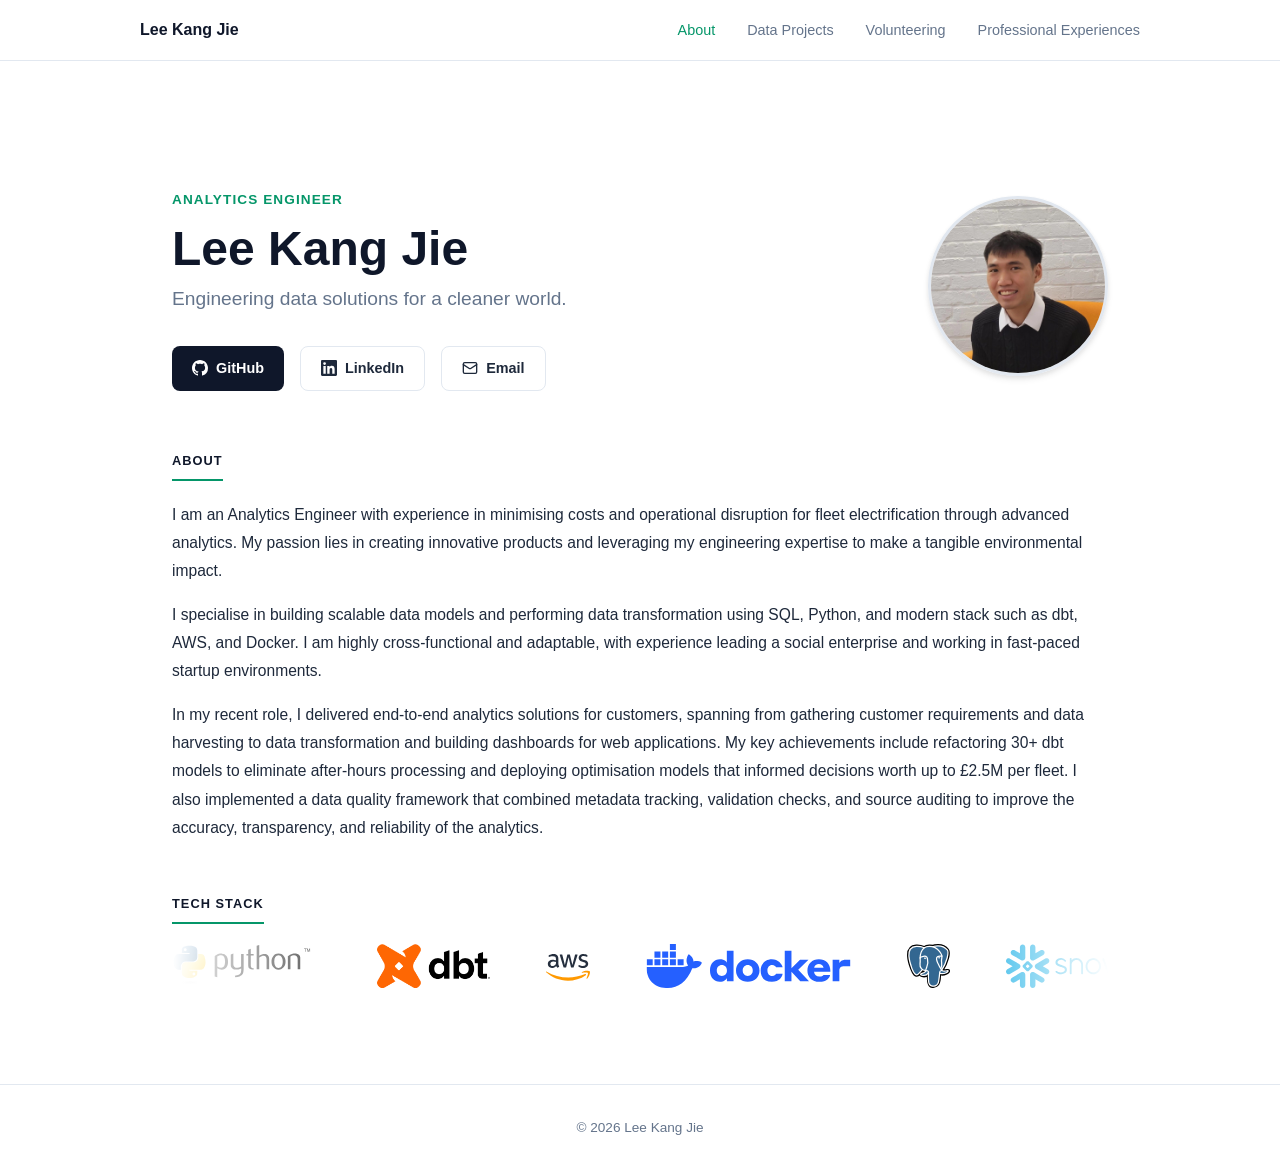
<file: index.html>
<!DOCTYPE html>
<html lang="en">
<head>
  <meta charset="UTF-8" />
  <meta name="viewport" content="width=device-width, initial-scale=1.0" />
  <title>Lee Kang Jie — Analytics Engineer</title>
  <link rel="stylesheet" href="style.css" />
</head>
<body>
  <nav>
    <div class="nav-inner">
      <a href="index.html" class="nav-logo">Lee Kang Jie</a>
      <ul class="nav-links">
        <li><a href="index.html" class="active">About</a></li>
        <li><a href="projects.html">Data Projects</a></li>
        <li><a href="volunteering.html">Volunteering</a></li>
        <li><a href="professional-experiences.html">Professional Experiences</a></li>
      </ul>
    </div>
  </nav>

  <main>
    <section class="hero">
      <div class="hero-content">
        <div class="hero-text">
          <p class="hero-label">Analytics Engineer</p>
          <h1>Lee Kang Jie</h1>
          <p class="hero-subtitle">Engineering data solutions for a cleaner world.</p>
          <div class="hero-links">
        <a href="https://github.com/kjl1c20" target="_blank" rel="noopener" class="btn btn-primary">
          <svg width="16" height="16" viewBox="0 0 24 24" fill="currentColor" aria-hidden="true"><path d="M12 0C5.37 0 0 5.37 0 12c0 5.31 3.435 9.795 8.205 11.385.6.105.825-.255.825-.57 0-.285-.015-1.23-.015-2.235-3.015.555-3.795-.735-4.035-1.41-.135-.345-.72-1.41-1.23-1.695-.42-.225-1.02-.78-.015-.795.945-.015 1.62.87 1.845 1.23 1.08 1.815 2.805 1.305 3.495.99.105-.78.42-1.305.765-1.605-2.67-.3-5.46-1.335-5.46-5.925 0-1.305.465-2.385 1.23-3.225-.12-.3-.54-1.53.12-3.18 0 0 1.005-.315 3.3 1.23.96-.27 1.98-.405 3-.405s2.04.135 3 .405c2.295-1.56 3.3-1.23 3.3-1.23.66 1.65.24 2.88.12 3.18.765.84 1.23 1.905 1.23 3.225 0 4.605-2.805 5.625-5.475 5.925.435.375.81 1.095.81 2.22 0 1.605-.015 2.895-.015 3.3 0 .315.225.69.825.57A12.02 12.02 0 0 0 24 12c0-6.63-5.37-12-12-12z"/></svg>
          GitHub
        </a>
        <a href="https://www.linkedin.com/in/kangjielee0920" target="_blank" rel="noopener" class="btn btn-outline">
          <svg width="16" height="16" viewBox="0 0 24 24" fill="currentColor" aria-hidden="true"><path d="M20.447 20.452h-3.554v-5.569c0-1.328-.027-3.037-1.852-3.037-1.853 0-2.136 1.445-2.136 2.939v5.667H9.351V9h3.414v1.561h.046c.477-.9 1.637-1.85 3.37-1.85 3.601 0 4.267 2.37 4.267 5.455v6.286zM5.337 7.433a2.062 2.062 0 0 1-2.063-2.065 2.064 2.064 0 1 1 2.063 2.065zm1.782 13.019H3.555V9h3.564v11.452zM22.225 0H1.771C.792 0 0 .774 0 1.729v20.542C0 23.227.792 24 1.771 24h20.451C23.2 24 24 23.227 24 22.271V1.729C24 .774 23.2 0 22.222 0h.003z"/></svg>
          LinkedIn
        </a>
        <a href="mailto:kangjielee0920@gmail.com" class="btn btn-outline">
          <svg width="16" height="16" viewBox="0 0 24 24" fill="none" stroke="currentColor" stroke-width="2" stroke-linecap="round" stroke-linejoin="round" aria-hidden="true"><rect x="2" y="4" width="20" height="16" rx="2"/><path d="m22 7-8.97 5.7a1.94 1.94 0 0 1-2.06 0L2 7"/></svg>
          Email
        </a>
        </div>
        </div>
        <div class="hero-photo">
          <img src="assets/profile.jpeg" alt="Lee Kang Jie" />
        </div>
      </div>
    </section>

    <section class="section">
      <h2 class="section-title">About</h2>
      <div class="bio">
        <p>I am an Analytics Engineer with experience in minimising costs and operational disruption for fleet electrification through advanced analytics. My passion lies in creating innovative products and leveraging my engineering expertise to make a tangible environmental impact.</p>
        <p>I specialise in building scalable data models and performing data transformation using SQL, Python, and modern stack such as dbt, AWS, and Docker. I am highly cross-functional and adaptable, with experience leading a social enterprise and working in fast-paced startup environments.</p>
        <p>In my recent role, I delivered end-to-end analytics solutions for customers, spanning from gathering customer requirements and data harvesting to data transformation and building dashboards for web applications. My key achievements include refactoring 30+ dbt models to eliminate after-hours processing and deploying optimisation models that informed decisions worth up to £2.5M per fleet. I also implemented a data quality framework that combined metadata tracking, validation checks, and source auditing to improve the accuracy, transparency, and reliability of the analytics.</p>
      </div>
    </section>

    <section class="section">
      <h2 class="section-title">Tech Stack</h2>
      <div class="marquee-wrapper">
        <div class="marquee-track">
          <img src="assets/icons/python.svg" alt="Python" />
          <img src="assets/icons/dbt.png" alt="dbt" />
          <img src="assets/icons/aws.svg" alt="AWS" />
          <img src="assets/icons/docker.svg" alt="Docker" />
          <img src="assets/icons/postgresql.svg" alt="PostgreSQL" />
          <img src="assets/icons/snowflake.svg" alt="Snowflake" />
          <img src="assets/icons/databricks.svg" alt="Databricks" />
          <img src="assets/icons/python.svg" alt="Python" aria-hidden="true" />
          <img src="assets/icons/dbt.png" alt="dbt" aria-hidden="true" />
          <img src="assets/icons/aws.svg" alt="AWS" aria-hidden="true" />
          <img src="assets/icons/docker.svg" alt="Docker" aria-hidden="true" />
          <img src="assets/icons/postgresql.svg" alt="PostgreSQL" aria-hidden="true" />
          <img src="assets/icons/snowflake.svg" alt="Snowflake" aria-hidden="true" />
          <img src="assets/icons/databricks.svg" alt="Databricks" aria-hidden="true" />
        </div>
      </div>
    </section>
  </main>

  <footer>
    <p>© 2026 Lee Kang Jie</p>
  </footer>
</body>
</html>
</file>
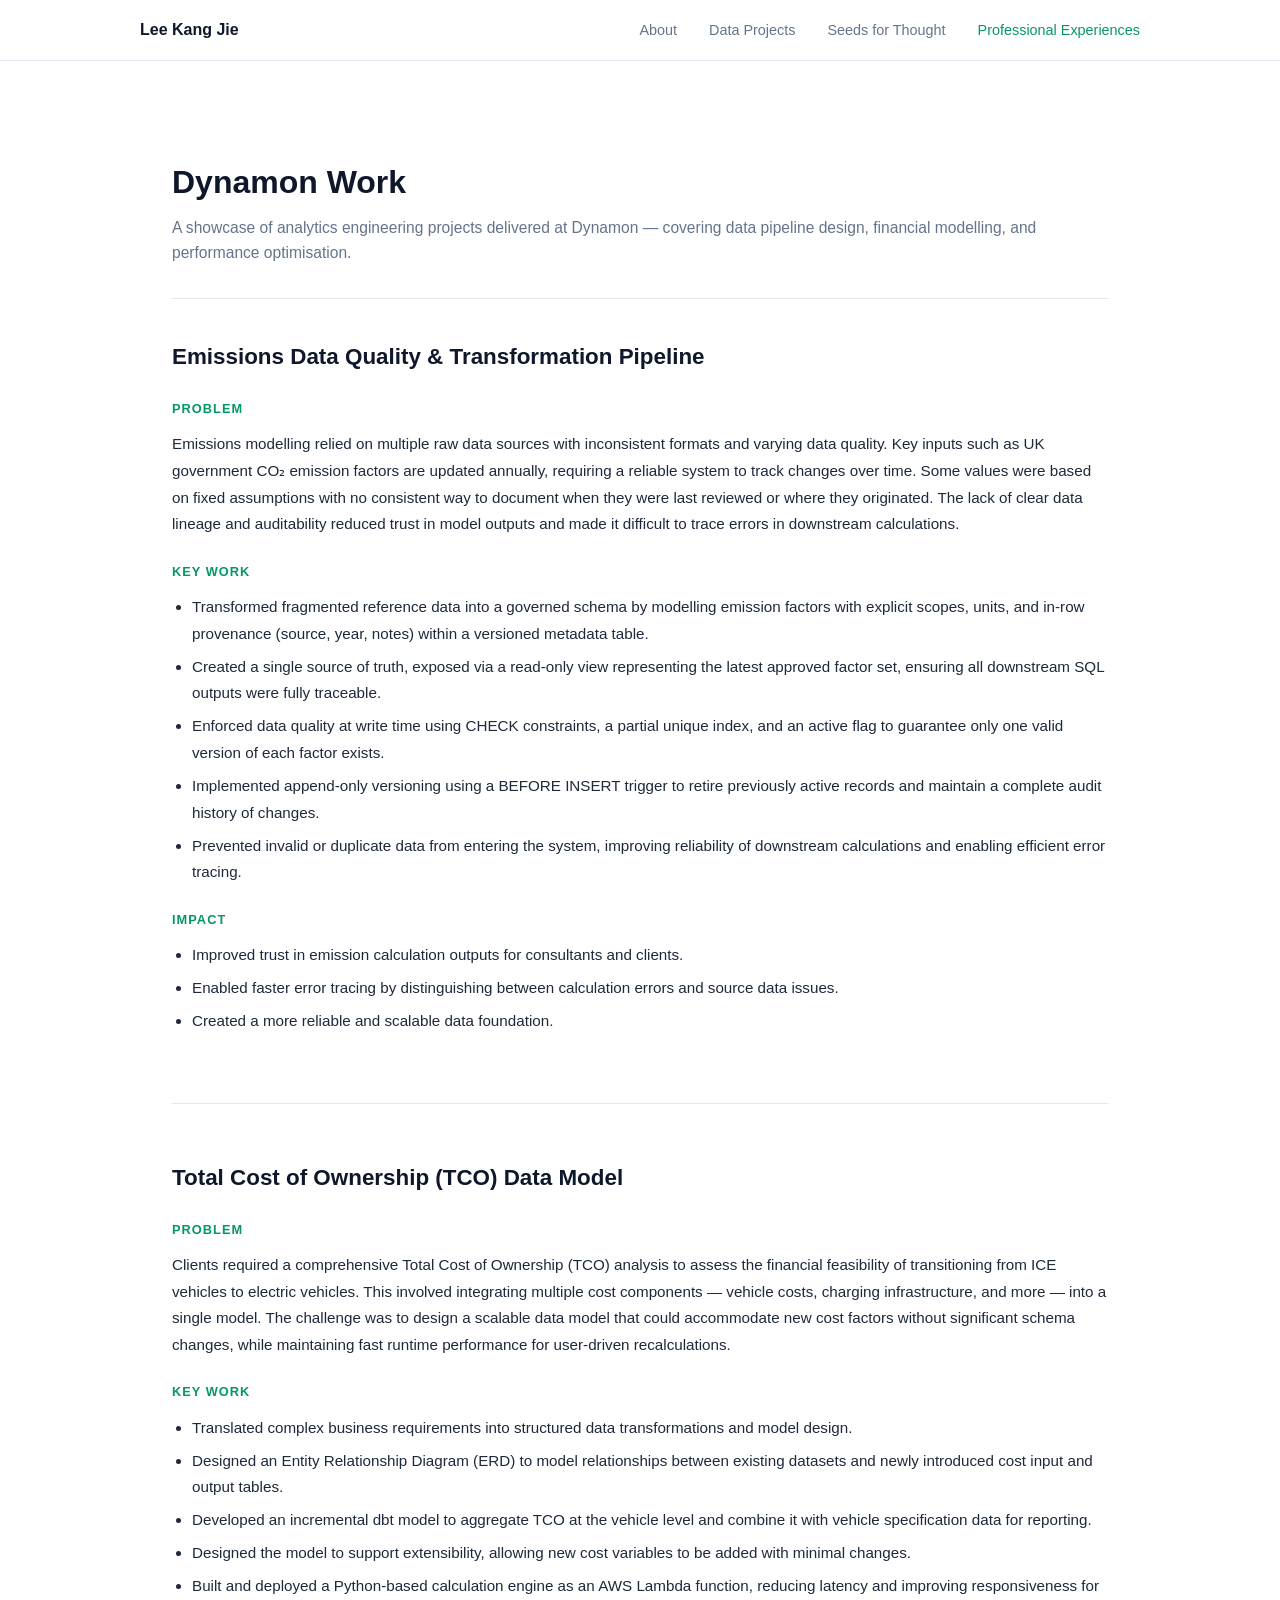
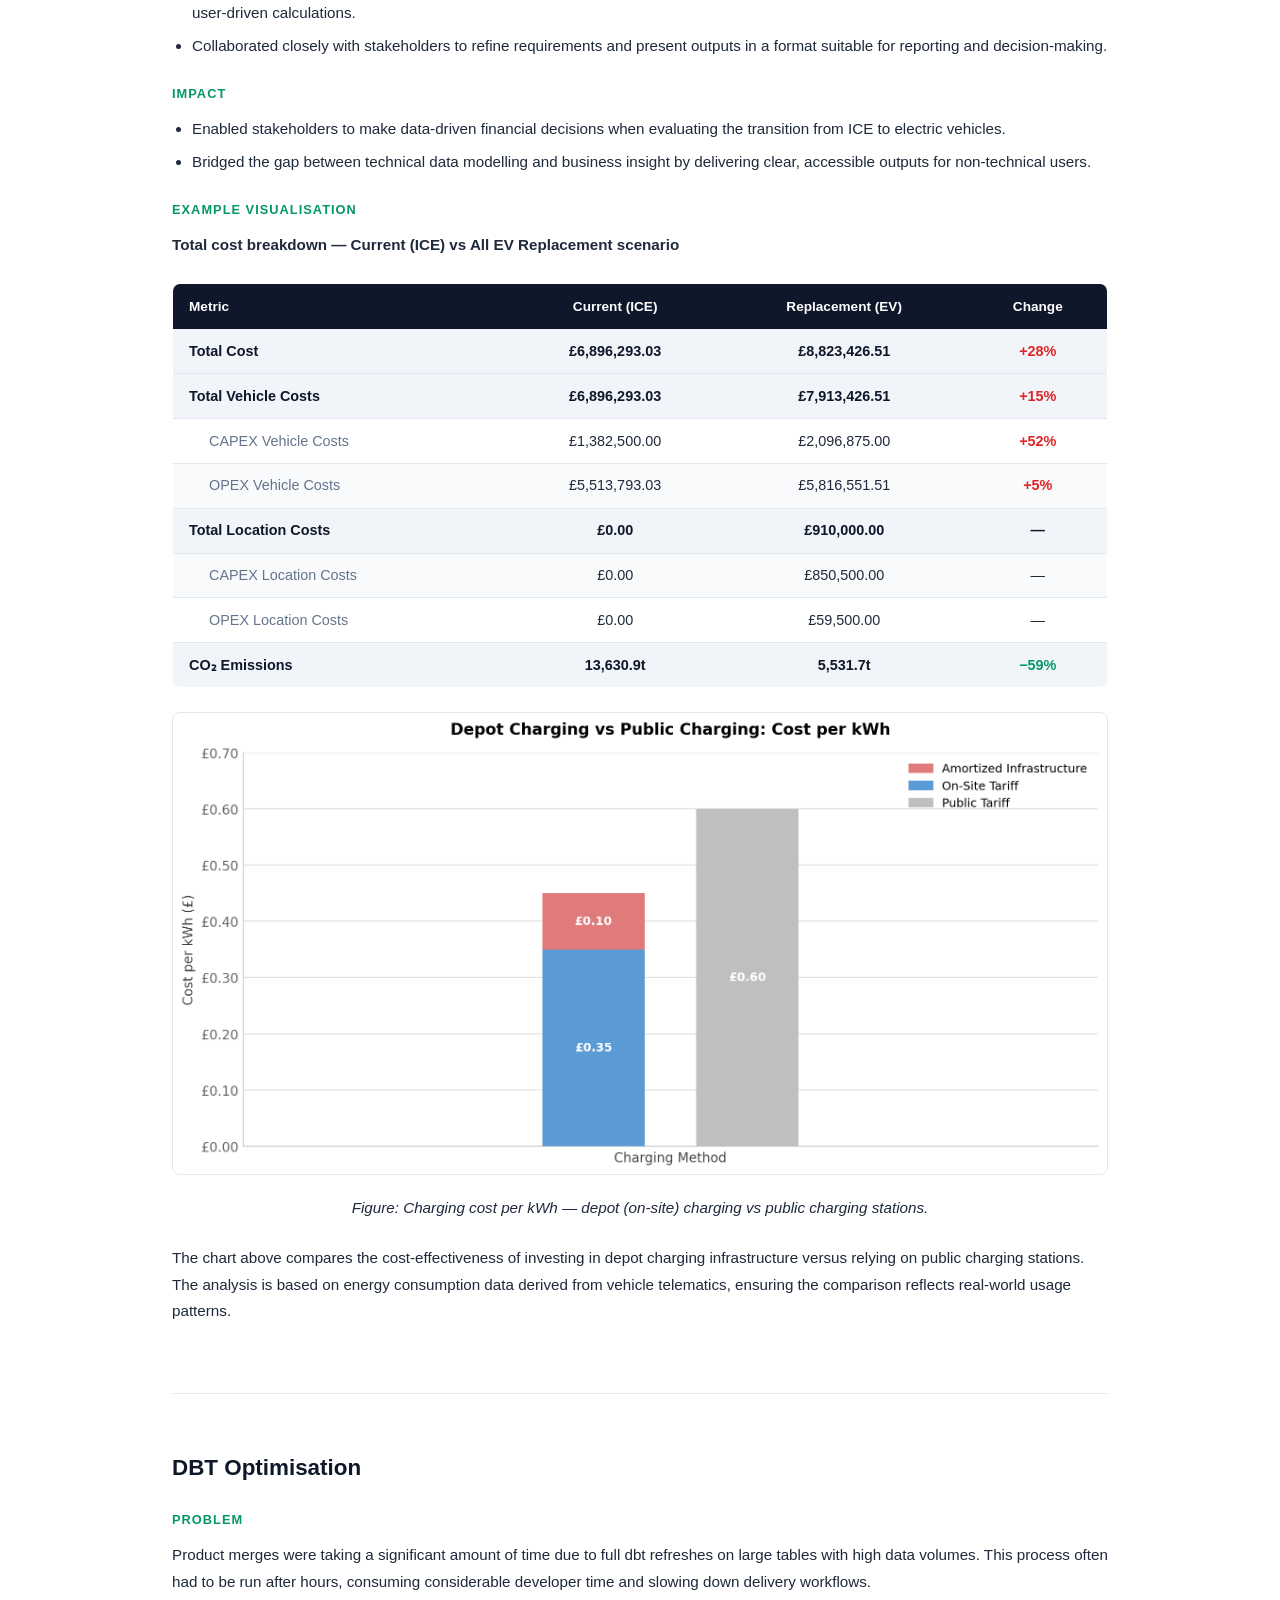
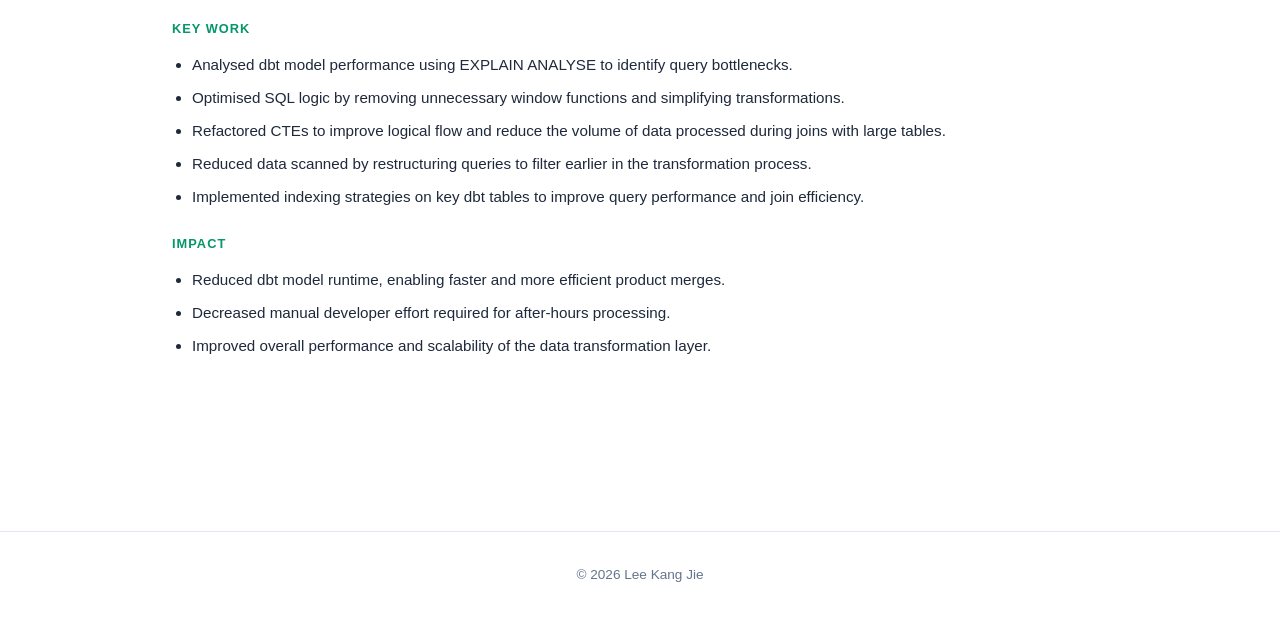
<file: dynamon.html>
<!DOCTYPE html>
<html lang="en">
<head>
  <meta charset="UTF-8" />
  <meta name="viewport" content="width=device-width, initial-scale=1.0" />
  <title>Dynamon Work — Lee Kang Jie</title>
  <link rel="stylesheet" href="style.css" />
</head>
<body>
  <nav>
    <div class="nav-inner">
      <a href="index.html" class="nav-logo">Lee Kang Jie</a>
      <ul class="nav-links">
        <li><a href="index.html">About</a></li>
        <li><a href="projects.html">Data Projects</a></li>
        <li><a href="volunteering.html">Seeds for Thought</a></li>
        <li><a href="dynamon.html" class="active">Professional Experiences</a></li>
      </ul>
    </div>
  </nav>

  <main>
    <div class="page-header">
      <h1>Dynamon Work</h1>
      <p>A showcase of analytics engineering projects delivered at Dynamon — covering data pipeline design, financial modelling, and performance optimisation.</p>
    </div>

    <!-- Project 1 -->
    <section class="project">
      <h2>Emissions Data Quality & Transformation Pipeline</h2>

      <h3>Problem</h3>
      <p>Emissions modelling relied on multiple raw data sources with inconsistent formats and varying data quality. Key inputs such as UK government CO₂ emission factors are updated annually, requiring a reliable system to track changes over time. Some values were based on fixed assumptions with no consistent way to document when they were last reviewed or where they originated. The lack of clear data lineage and auditability reduced trust in model outputs and made it difficult to trace errors in downstream calculations.</p>

      <h3>Key Work</h3>
      <ul>
        <li>Transformed fragmented reference data into a governed schema by modelling emission factors with explicit scopes, units, and in-row provenance (source, year, notes) within a versioned metadata table.</li>
        <li>Created a single source of truth, exposed via a read-only view representing the latest approved factor set, ensuring all downstream SQL outputs were fully traceable.</li>
        <li>Enforced data quality at write time using CHECK constraints, a partial unique index, and an active flag to guarantee only one valid version of each factor exists.</li>
        <li>Implemented append-only versioning using a BEFORE INSERT trigger to retire previously active records and maintain a complete audit history of changes.</li>
        <li>Prevented invalid or duplicate data from entering the system, improving reliability of downstream calculations and enabling efficient error tracing.</li>
      </ul>

      <h3>Impact</h3>
      <ul>
        <li>Improved trust in emission calculation outputs for consultants and clients.</li>
        <li>Enabled faster error tracing by distinguishing between calculation errors and source data issues.</li>
        <li>Created a more reliable and scalable data foundation.</li>
      </ul>
    </section>

    <!-- Project 2 -->
    <section class="project">
      <h2>Total Cost of Ownership (TCO) Data Model</h2>

      <h3>Problem</h3>
      <p>Clients required a comprehensive Total Cost of Ownership (TCO) analysis to assess the financial feasibility of transitioning from ICE vehicles to electric vehicles. This involved integrating multiple cost components — vehicle costs, charging infrastructure, and more — into a single model. The challenge was to design a scalable data model that could accommodate new cost factors without significant schema changes, while maintaining fast runtime performance for user-driven recalculations.</p>

      <h3>Key Work</h3>
      <ul>
        <li>Translated complex business requirements into structured data transformations and model design.</li>
        <li>Designed an Entity Relationship Diagram (ERD) to model relationships between existing datasets and newly introduced cost input and output tables.</li>
        <li>Developed an incremental dbt model to aggregate TCO at the vehicle level and combine it with vehicle specification data for reporting.</li>
        <li>Designed the model to support extensibility, allowing new cost variables to be added with minimal changes.</li>
        <li>Built and deployed a Python-based calculation engine as an AWS Lambda function, reducing latency and improving responsiveness for user-driven calculations.</li>
        <li>Collaborated closely with stakeholders to refine requirements and present outputs in a format suitable for reporting and decision-making.</li>
      </ul>

      <h3>Impact</h3>
      <ul>
        <li>Enabled stakeholders to make data-driven financial decisions when evaluating the transition from ICE to electric vehicles.</li>
        <li>Bridged the gap between technical data modelling and business insight by delivering clear, accessible outputs for non-technical users.</li>
      </ul>

      <h3>Example Visualisation</h3>
      <p><strong>Total cost breakdown — Current (ICE) vs All EV Replacement scenario</strong></p>

      <table class="tco-table">
        <thead>
          <tr>
            <th>Metric</th>
            <th>Current (ICE)</th>
            <th>Replacement (EV)</th>
            <th>Change</th>
          </tr>
        </thead>
        <tbody>
          <tr class="parent">
            <td>Total Cost</td>
            <td>£6,896,293.03</td>
            <td>£8,823,426.51</td>
            <td class="change-pos">+28%</td>
          </tr>
          <tr class="parent">
            <td>Total Vehicle Costs</td>
            <td>£6,896,293.03</td>
            <td>£7,913,426.51</td>
            <td class="change-pos">+15%</td>
          </tr>
          <tr>
            <td class="indent">CAPEX Vehicle Costs</td>
            <td>£1,382,500.00</td>
            <td>£2,096,875.00</td>
            <td class="change-pos">+52%</td>
          </tr>
          <tr>
            <td class="indent">OPEX Vehicle Costs</td>
            <td>£5,513,793.03</td>
            <td>£5,816,551.51</td>
            <td class="change-pos">+5%</td>
          </tr>
          <tr class="parent">
            <td>Total Location Costs</td>
            <td>£0.00</td>
            <td>£910,000.00</td>
            <td>—</td>
          </tr>
          <tr>
            <td class="indent">CAPEX Location Costs</td>
            <td>£0.00</td>
            <td>£850,500.00</td>
            <td>—</td>
          </tr>
          <tr>
            <td class="indent">OPEX Location Costs</td>
            <td>£0.00</td>
            <td>£59,500.00</td>
            <td>—</td>
          </tr>
          <tr class="parent">
            <td>CO₂ Emissions</td>
            <td>13,630.9t</td>
            <td>5,531.7t</td>
            <td class="change-neg">−59%</td>
          </tr>
        </tbody>
      </table>

      <div class="chart-container">
        <img src="assets/charging_chart.png" alt="Depot Charging vs Public Charging: Cost per kWh" />
        <p class="chart-caption">Figure: Charging cost per kWh — depot (on-site) charging vs public charging stations.</p>
      </div>

      <p>The chart above compares the cost-effectiveness of investing in depot charging infrastructure versus relying on public charging stations. The analysis is based on energy consumption data derived from vehicle telematics, ensuring the comparison reflects real-world usage patterns.</p>
    </section>

    <!-- Project 3 -->
    <section class="project">
      <h2>DBT Optimisation</h2>

      <h3>Problem</h3>
      <p>Product merges were taking a significant amount of time due to full dbt refreshes on large tables with high data volumes. This process often had to be run after hours, consuming considerable developer time and slowing down delivery workflows.</p>

      <h3>Key Work</h3>
      <ul>
        <li>Analysed dbt model performance using EXPLAIN ANALYSE to identify query bottlenecks.</li>
        <li>Optimised SQL logic by removing unnecessary window functions and simplifying transformations.</li>
        <li>Refactored CTEs to improve logical flow and reduce the volume of data processed during joins with large tables.</li>
        <li>Reduced data scanned by restructuring queries to filter earlier in the transformation process.</li>
        <li>Implemented indexing strategies on key dbt tables to improve query performance and join efficiency.</li>
      </ul>

      <h3>Impact</h3>
      <ul>
        <li>Reduced dbt model runtime, enabling faster and more efficient product merges.</li>
        <li>Decreased manual developer effort required for after-hours processing.</li>
        <li>Improved overall performance and scalability of the data transformation layer.</li>
      </ul>
    </section>
  </main>

  <footer>
    <p>© 2026 Lee Kang Jie</p>
  </footer>
</body>
</html>
</file>
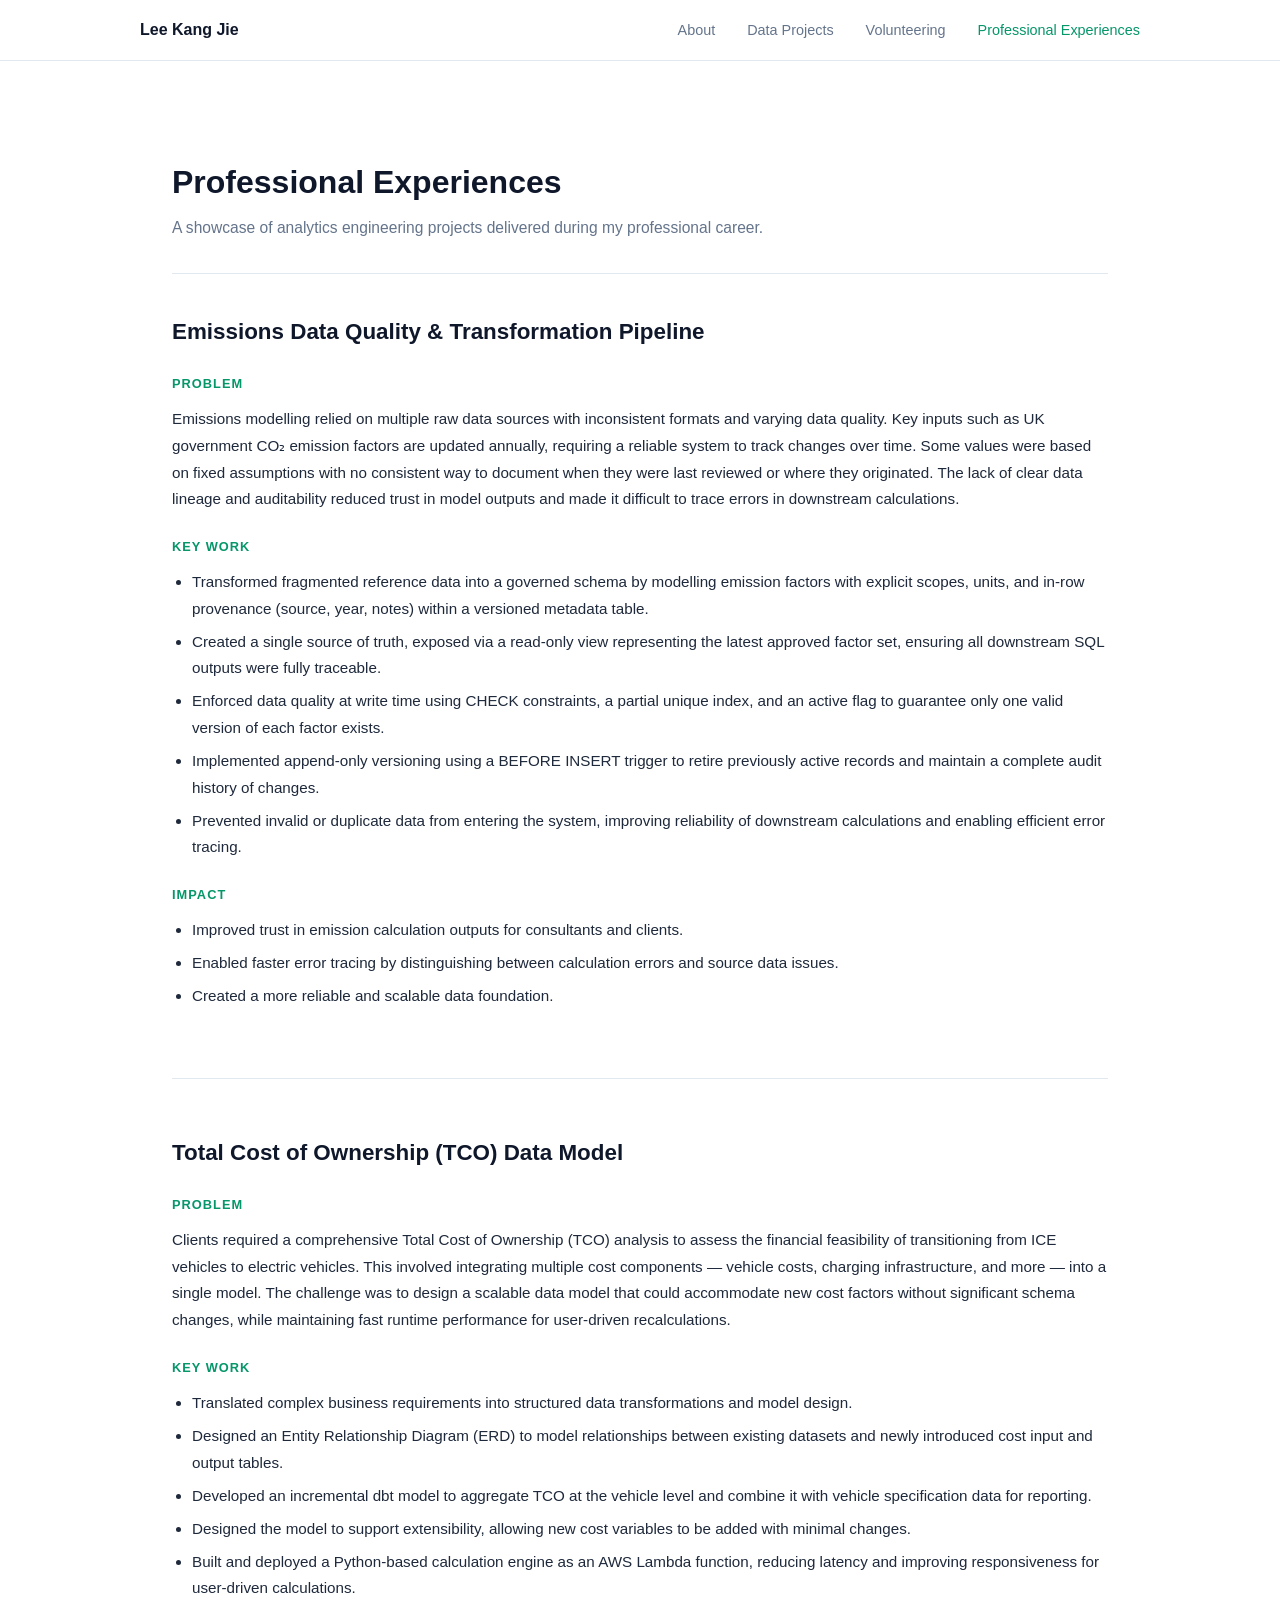
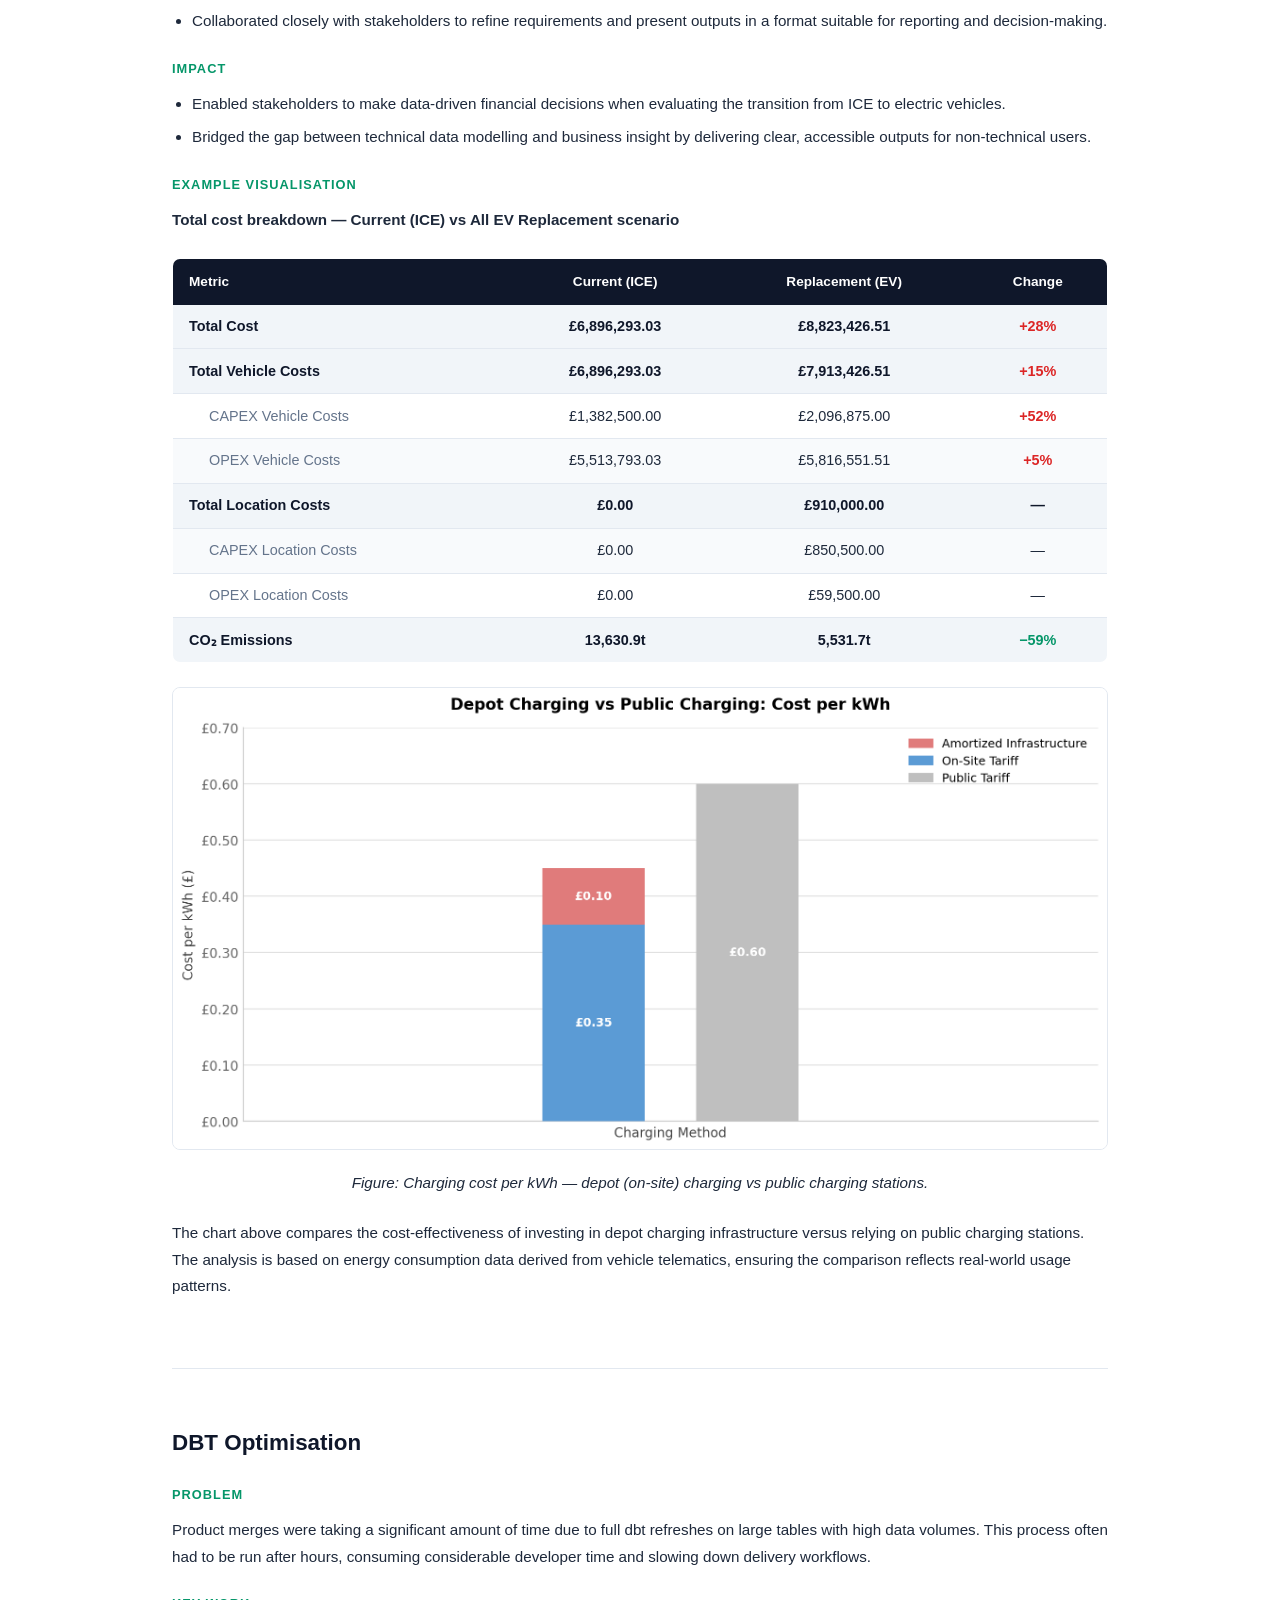
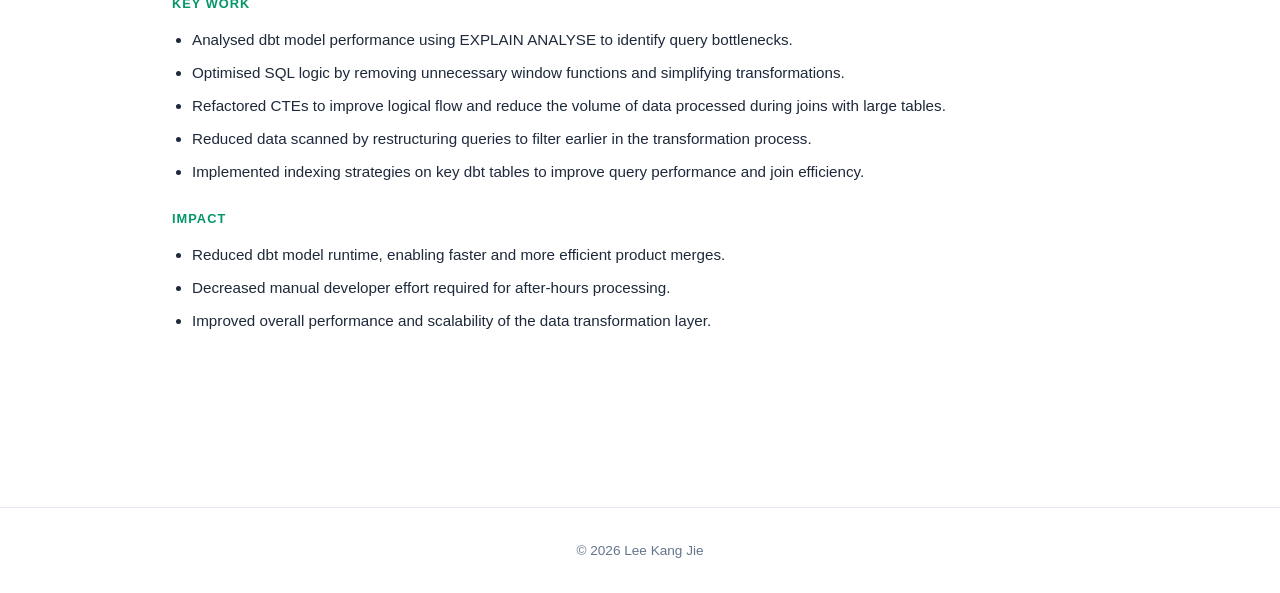
<file: professional-experiences.html>
<!DOCTYPE html>
<html lang="en">
<head>
  <meta charset="UTF-8" />
  <meta name="viewport" content="width=device-width, initial-scale=1.0" />
  <title>Dynamon Work — Lee Kang Jie</title>
  <link rel="stylesheet" href="style.css" />
</head>
<body>
  <nav>
    <div class="nav-inner">
      <a href="index.html" class="nav-logo">Lee Kang Jie</a>
      <ul class="nav-links">
        <li><a href="index.html">About</a></li>
        <li><a href="projects.html">Data Projects</a></li>
        <li><a href="volunteering.html">Volunteering</a></li>
        <li><a href="professional-experiences.html" class="active">Professional Experiences</a></li>
      </ul>
    </div>
  </nav>

  <main>
    <div class="page-header">
      <h1>Professional Experiences</h1>
      <p>A showcase of analytics engineering projects delivered during my professional career.</p>
    </div>

    <!-- Project 1 -->
    <section class="project">
      <h2>Emissions Data Quality & Transformation Pipeline</h2>

      <h3>Problem</h3>
      <p>Emissions modelling relied on multiple raw data sources with inconsistent formats and varying data quality. Key inputs such as UK government CO₂ emission factors are updated annually, requiring a reliable system to track changes over time. Some values were based on fixed assumptions with no consistent way to document when they were last reviewed or where they originated. The lack of clear data lineage and auditability reduced trust in model outputs and made it difficult to trace errors in downstream calculations.</p>

      <h3>Key Work</h3>
      <ul>
        <li>Transformed fragmented reference data into a governed schema by modelling emission factors with explicit scopes, units, and in-row provenance (source, year, notes) within a versioned metadata table.</li>
        <li>Created a single source of truth, exposed via a read-only view representing the latest approved factor set, ensuring all downstream SQL outputs were fully traceable.</li>
        <li>Enforced data quality at write time using CHECK constraints, a partial unique index, and an active flag to guarantee only one valid version of each factor exists.</li>
        <li>Implemented append-only versioning using a BEFORE INSERT trigger to retire previously active records and maintain a complete audit history of changes.</li>
        <li>Prevented invalid or duplicate data from entering the system, improving reliability of downstream calculations and enabling efficient error tracing.</li>
      </ul>

      <h3>Impact</h3>
      <ul>
        <li>Improved trust in emission calculation outputs for consultants and clients.</li>
        <li>Enabled faster error tracing by distinguishing between calculation errors and source data issues.</li>
        <li>Created a more reliable and scalable data foundation.</li>
      </ul>
    </section>

    <!-- Project 2 -->
    <section class="project">
      <h2>Total Cost of Ownership (TCO) Data Model</h2>

      <h3>Problem</h3>
      <p>Clients required a comprehensive Total Cost of Ownership (TCO) analysis to assess the financial feasibility of transitioning from ICE vehicles to electric vehicles. This involved integrating multiple cost components — vehicle costs, charging infrastructure, and more — into a single model. The challenge was to design a scalable data model that could accommodate new cost factors without significant schema changes, while maintaining fast runtime performance for user-driven recalculations.</p>

      <h3>Key Work</h3>
      <ul>
        <li>Translated complex business requirements into structured data transformations and model design.</li>
        <li>Designed an Entity Relationship Diagram (ERD) to model relationships between existing datasets and newly introduced cost input and output tables.</li>
        <li>Developed an incremental dbt model to aggregate TCO at the vehicle level and combine it with vehicle specification data for reporting.</li>
        <li>Designed the model to support extensibility, allowing new cost variables to be added with minimal changes.</li>
        <li>Built and deployed a Python-based calculation engine as an AWS Lambda function, reducing latency and improving responsiveness for user-driven calculations.</li>
        <li>Collaborated closely with stakeholders to refine requirements and present outputs in a format suitable for reporting and decision-making.</li>
      </ul>

      <h3>Impact</h3>
      <ul>
        <li>Enabled stakeholders to make data-driven financial decisions when evaluating the transition from ICE to electric vehicles.</li>
        <li>Bridged the gap between technical data modelling and business insight by delivering clear, accessible outputs for non-technical users.</li>
      </ul>

      <h3>Example Visualisation</h3>
      <p><strong>Total cost breakdown — Current (ICE) vs All EV Replacement scenario</strong></p>

      <table class="tco-table">
        <thead>
          <tr>
            <th>Metric</th>
            <th>Current (ICE)</th>
            <th>Replacement (EV)</th>
            <th>Change</th>
          </tr>
        </thead>
        <tbody>
          <tr class="parent">
            <td>Total Cost</td>
            <td>£6,896,293.03</td>
            <td>£8,823,426.51</td>
            <td class="change-pos">+28%</td>
          </tr>
          <tr class="parent">
            <td>Total Vehicle Costs</td>
            <td>£6,896,293.03</td>
            <td>£7,913,426.51</td>
            <td class="change-pos">+15%</td>
          </tr>
          <tr>
            <td class="indent">CAPEX Vehicle Costs</td>
            <td>£1,382,500.00</td>
            <td>£2,096,875.00</td>
            <td class="change-pos">+52%</td>
          </tr>
          <tr>
            <td class="indent">OPEX Vehicle Costs</td>
            <td>£5,513,793.03</td>
            <td>£5,816,551.51</td>
            <td class="change-pos">+5%</td>
          </tr>
          <tr class="parent">
            <td>Total Location Costs</td>
            <td>£0.00</td>
            <td>£910,000.00</td>
            <td>—</td>
          </tr>
          <tr>
            <td class="indent">CAPEX Location Costs</td>
            <td>£0.00</td>
            <td>£850,500.00</td>
            <td>—</td>
          </tr>
          <tr>
            <td class="indent">OPEX Location Costs</td>
            <td>£0.00</td>
            <td>£59,500.00</td>
            <td>—</td>
          </tr>
          <tr class="parent">
            <td>CO₂ Emissions</td>
            <td>13,630.9t</td>
            <td>5,531.7t</td>
            <td class="change-neg">−59%</td>
          </tr>
        </tbody>
      </table>

      <div class="chart-container">
        <img src="assets/charging_chart.png" alt="Depot Charging vs Public Charging: Cost per kWh" />
        <p class="chart-caption">Figure: Charging cost per kWh — depot (on-site) charging vs public charging stations.</p>
      </div>

      <p>The chart above compares the cost-effectiveness of investing in depot charging infrastructure versus relying on public charging stations. The analysis is based on energy consumption data derived from vehicle telematics, ensuring the comparison reflects real-world usage patterns.</p>
    </section>

    <!-- Project 3 -->
    <section class="project">
      <h2>DBT Optimisation</h2>

      <h3>Problem</h3>
      <p>Product merges were taking a significant amount of time due to full dbt refreshes on large tables with high data volumes. This process often had to be run after hours, consuming considerable developer time and slowing down delivery workflows.</p>

      <h3>Key Work</h3>
      <ul>
        <li>Analysed dbt model performance using EXPLAIN ANALYSE to identify query bottlenecks.</li>
        <li>Optimised SQL logic by removing unnecessary window functions and simplifying transformations.</li>
        <li>Refactored CTEs to improve logical flow and reduce the volume of data processed during joins with large tables.</li>
        <li>Reduced data scanned by restructuring queries to filter earlier in the transformation process.</li>
        <li>Implemented indexing strategies on key dbt tables to improve query performance and join efficiency.</li>
      </ul>

      <h3>Impact</h3>
      <ul>
        <li>Reduced dbt model runtime, enabling faster and more efficient product merges.</li>
        <li>Decreased manual developer effort required for after-hours processing.</li>
        <li>Improved overall performance and scalability of the data transformation layer.</li>
      </ul>
    </section>
  </main>

  <footer>
    <p>© 2026 Lee Kang Jie</p>
  </footer>
</body>
</html>
</file>
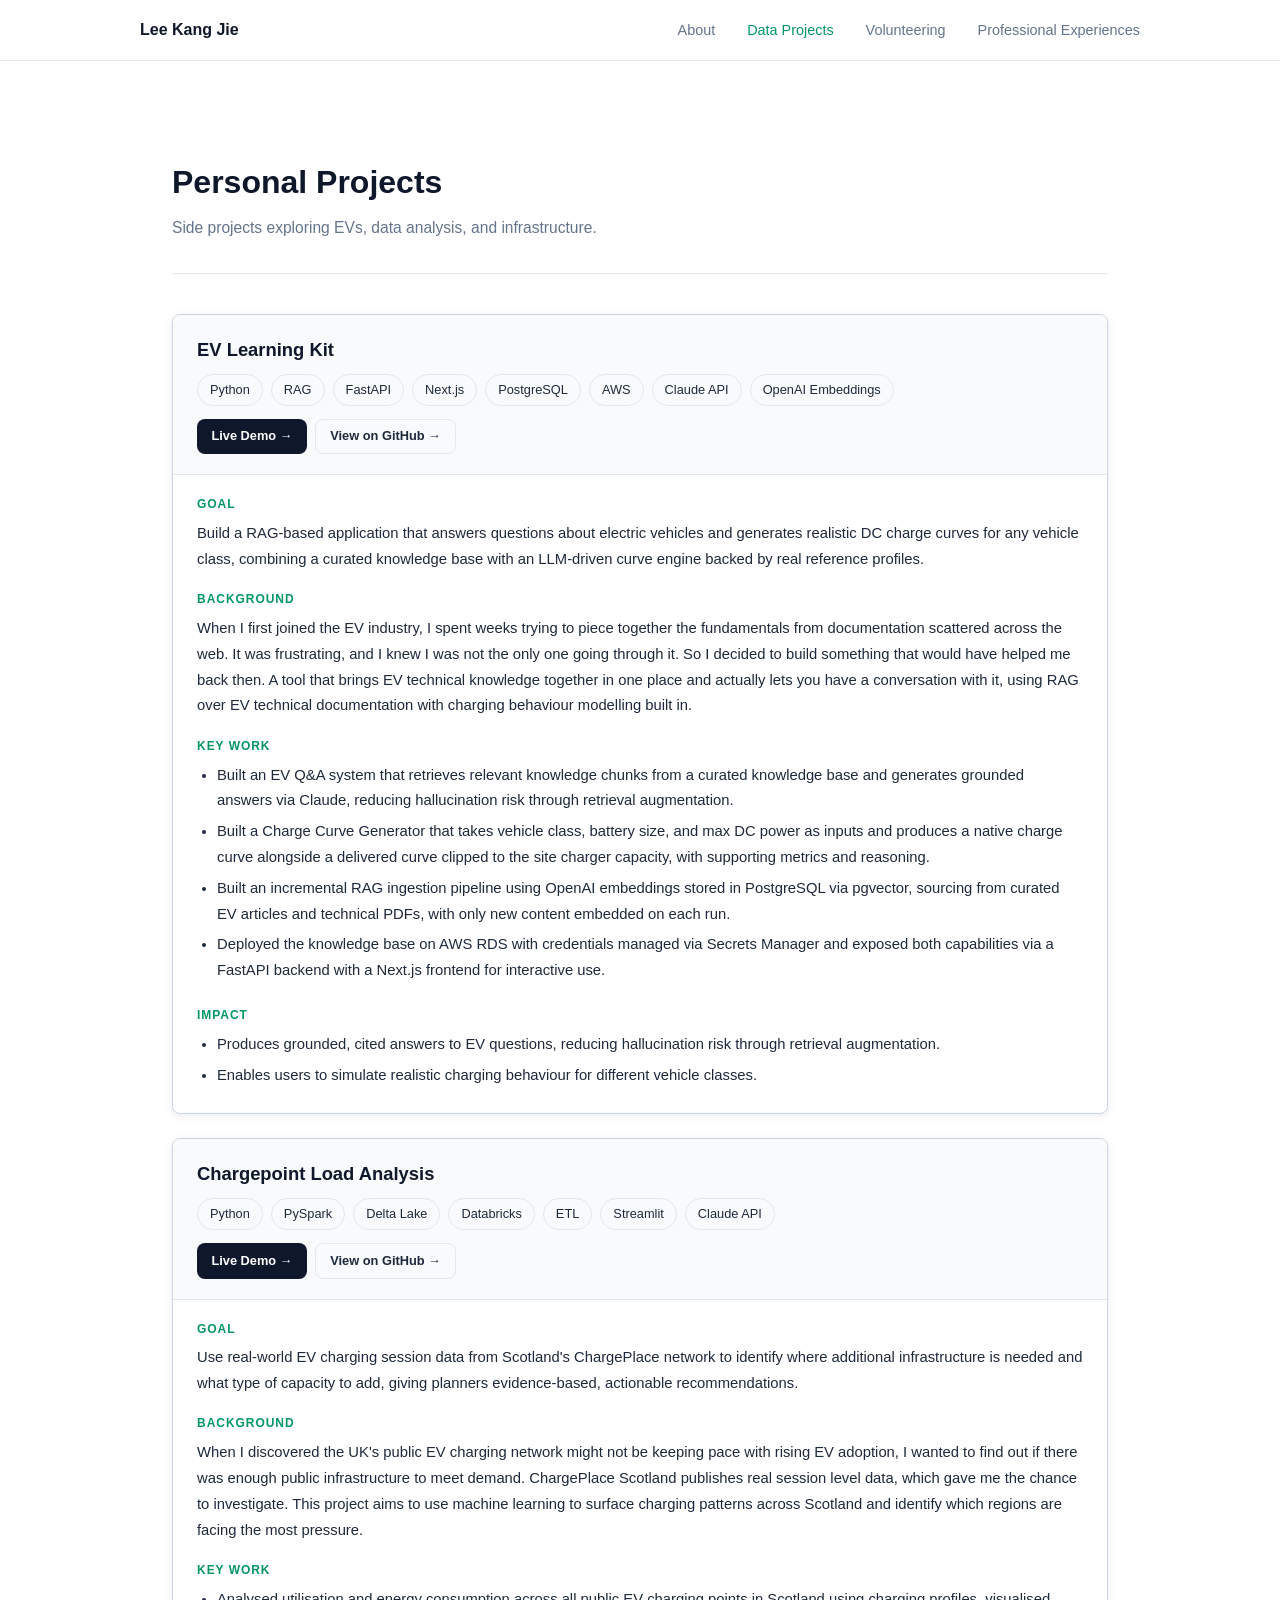
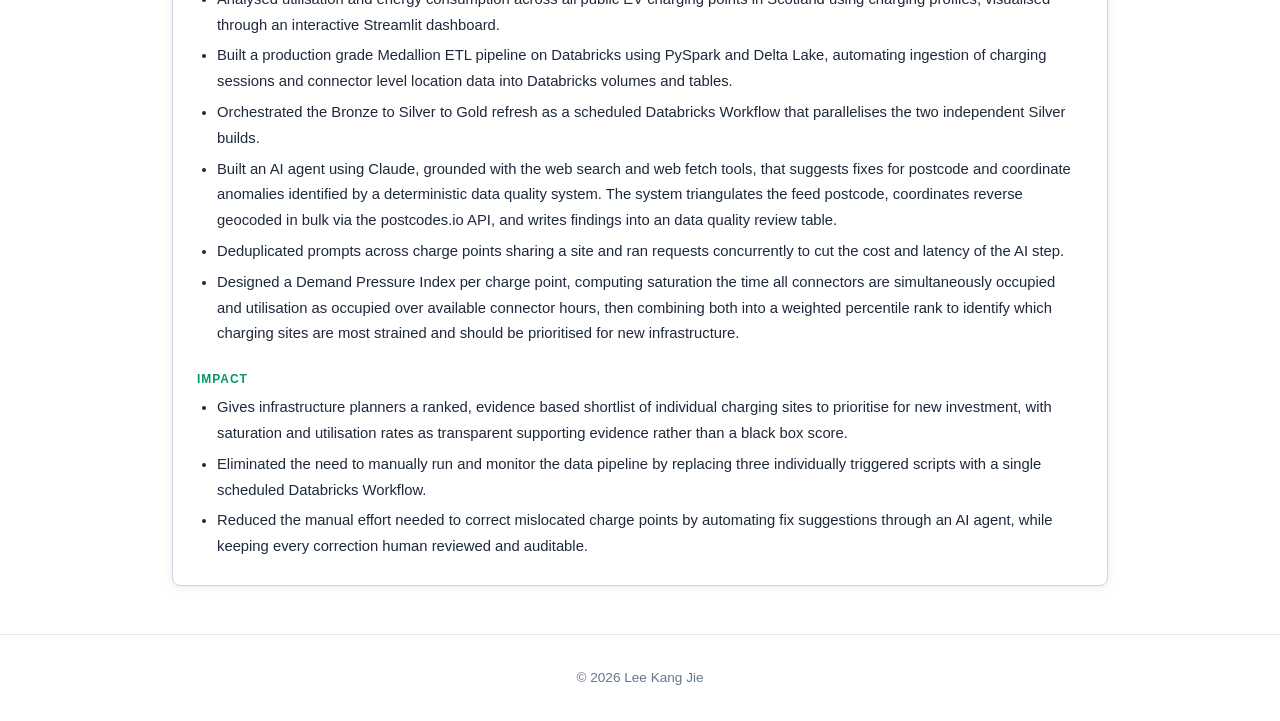
<file: projects.html>
<!DOCTYPE html>
<html lang="en">
<head>
  <meta charset="UTF-8" />
  <meta name="viewport" content="width=device-width, initial-scale=1.0" />
  <title>Projects — Lee Kang Jie</title>
  <link rel="stylesheet" href="style.css" />
</head>
<body>
  <nav>
    <div class="nav-inner">
      <a href="index.html" class="nav-logo">Lee Kang Jie</a>
      <ul class="nav-links">
        <li><a href="index.html">About</a></li>
        <li><a href="projects.html" class="active">Data Projects</a></li>
        <li><a href="volunteering.html">Volunteering</a></li>
        <li><a href="professional-experiences.html">Professional Experiences</a></li>
      </ul>
    </div>
  </nav>

  <main>
    <div class="page-header">
      <h1>Personal Projects</h1>
      <p>Side projects exploring EVs, data analysis, and infrastructure.</p>
    </div>

    <div class="project-card-list">

      <!-- Project 1 -->
      <div class="project-card">
        <div class="project-card-header">
          <div>
            <div class="project-card-title">EV Learning Kit</div>
            <div class="tags" style="margin-top: 0.6rem;">
              <span class="tag">Python</span>
              <span class="tag">RAG</span>
              <span class="tag">FastAPI</span>
              <span class="tag">Next.js</span>
              <span class="tag">PostgreSQL</span>
              <span class="tag">AWS</span>
              <span class="tag">Claude API</span>
              <span class="tag">OpenAI Embeddings</span>
            </div>
            <div class="project-card-links" style="margin-top: 0.8rem;">
              <a href="https://ev-learning-kit.vercel.app/" target="_blank" rel="noopener" class="btn btn-primary btn-sm">Live Demo →</a>
              <a href="https://github.com/kjl1c20/ev-learning-kit" target="_blank" rel="noopener" class="btn btn-outline btn-sm">View on GitHub →</a>
            </div>
          </div>
        </div>

        <div class="project-card-body">
          <div class="project-card-section">
            <div class="project-card-label">Goal</div>
            <p>Build a RAG-based application that answers questions about electric vehicles and generates realistic DC charge curves for any vehicle class, combining a curated knowledge base with an LLM-driven curve engine backed by real reference profiles.</p>
          </div>

          <div class="project-card-section">
            <div class="project-card-label">Background</div>
            <p>When I first joined the EV industry, I spent weeks trying to piece together the fundamentals from documentation scattered across the web. It was frustrating, and I knew I was not the only one going through it. So I decided to build something that would have helped me back then. A tool that brings EV technical knowledge together in one place and actually lets you have a conversation with it, using RAG over EV technical documentation with charging behaviour modelling built in.</p>
          </div>

          <div class="project-card-section">
            <div class="project-card-label">Key Work</div>
            <ul>
              <li>Built an EV Q&A system that retrieves relevant knowledge chunks from a curated knowledge base and generates grounded answers via Claude, reducing hallucination risk through retrieval augmentation.</li>
              <li>Built a Charge Curve Generator that takes vehicle class, battery size, and max DC power as inputs and produces a native charge curve alongside a delivered curve clipped to the site charger capacity, with supporting metrics and reasoning.</li>
              <li>Built an incremental RAG ingestion pipeline using OpenAI embeddings stored in PostgreSQL via pgvector, sourcing from curated EV articles and technical PDFs, with only new content embedded on each run.</li>
              <li>Deployed the knowledge base on AWS RDS with credentials managed via Secrets Manager and exposed both capabilities via a FastAPI backend with a Next.js frontend for interactive use.</li>
            </ul>
          </div>

          <div class="project-card-section">
            <div class="project-card-label">Impact</div>
            <ul>
              <li>Produces grounded, cited answers to EV questions, reducing hallucination risk through retrieval augmentation.</li>
              <li>Enables users to simulate realistic charging behaviour for different vehicle classes.</li>
            </ul>
          </div>
        </div>
      </div>

      <!-- Project 2 -->
      <div class="project-card">
        <div class="project-card-header">
          <div>
            <div class="project-card-title">Chargepoint Load Analysis</div>
            <div class="tags" style="margin-top: 0.6rem;">
              <span class="tag">Python</span>
              <span class="tag">PySpark</span>
              <span class="tag">Delta Lake</span>
              <span class="tag">Databricks</span>
              <span class="tag">ETL</span>
              <span class="tag">Streamlit</span>
              <span class="tag">Claude API</span>
            </div>
            <div class="project-card-links" style="margin-top: 0.8rem;">
              <a href="https://scotland-chargepoint-load-analysis-kjl1c20.streamlit.app/" target="_blank" rel="noopener" class="btn btn-primary btn-sm">Live Demo →</a>
              <a href="https://github.com/kjl1c20/chargepoint-load-analysis" target="_blank" rel="noopener" class="btn btn-outline btn-sm">View on GitHub →</a>
            </div>
          </div>
        </div>

        <div class="project-card-body">
          <div class="project-card-section">
            <div class="project-card-label">Goal</div>
            <p>Use real-world EV charging session data from Scotland's ChargePlace network to identify where additional infrastructure is needed and what type of capacity to add, giving planners evidence-based, actionable recommendations.</p>
          </div>

          <div class="project-card-section">
            <div class="project-card-label">Background</div>
            <p>When I discovered the UK's public EV charging network might not be keeping pace with rising EV adoption, I wanted to find out if there was enough public infrastructure to meet demand. ChargePlace Scotland publishes real session level data, which gave me the chance to investigate. This project aims to use machine learning to surface charging patterns across Scotland and identify which regions are facing the most pressure.</p>
          </div>

          <div class="project-card-section">
            <div class="project-card-label">Key Work</div>
            <ul>
              <li>Analysed utilisation and energy consumption across all public EV charging points in Scotland using charging profiles, visualised through an interactive Streamlit dashboard.</li>
              <li>Built a production grade Medallion ETL pipeline on Databricks using PySpark and Delta Lake, automating ingestion of charging sessions and connector level location data into Databricks volumes and tables.</li>
              <li>Orchestrated the Bronze to Silver to Gold refresh as a scheduled Databricks Workflow that parallelises the two independent Silver builds.</li>
              <li>Built an AI agent using Claude, grounded with the web search and web fetch tools, that suggests fixes for postcode and coordinate anomalies identified by a deterministic data quality system. The system triangulates the feed postcode, coordinates reverse geocoded in bulk via the postcodes.io API, and writes findings into an data quality review table.</li>
              <li>Deduplicated prompts across charge points sharing a site and ran requests concurrently to cut the cost and latency of the AI step.</li>
              <li>Designed a Demand Pressure Index per charge point, computing saturation the time all connectors are simultaneously occupied and utilisation as occupied over available connector hours, then combining both into a weighted percentile rank to identify which charging sites are most strained and should be prioritised for new infrastructure.</li>
            </ul>
          </div>

          <div class="project-card-section">
            <div class="project-card-label">Impact</div>
            <ul>
              <li>Gives infrastructure planners a ranked, evidence based shortlist of individual charging sites to prioritise for new investment, with saturation and utilisation rates as transparent supporting evidence rather than a black box score.</li>
              <li>Eliminated the need to manually run and monitor the data pipeline by replacing three individually triggered scripts with a single scheduled Databricks Workflow.</li>
              <li>Reduced the manual effort needed to correct mislocated charge points by automating fix suggestions through an AI agent, while keeping every correction human reviewed and auditable.</li>
            </ul>
          </div>
        </div>
      </div>

    </div>
  </main>

  <footer>
    <p>© 2026 Lee Kang Jie</p>
  </footer>
</body>
</html>
</file>
<file: style.css>
:root {
  --primary: #0f172a;
  --accent: #059669;
  --text: #1e293b;
  --muted: #64748b;
  --bg: #ffffff;
  --bg-alt: #f8fafc;
  --border: #e2e8f0;
  --radius: 8px;
  --shadow: 0 1px 3px rgba(0,0,0,0.08), 0 1px 2px rgba(0,0,0,0.06);
  --shadow-md: 0 4px 6px rgba(0,0,0,0.07), 0 2px 4px rgba(0,0,0,0.06);
}

*, *::before, *::after { box-sizing: border-box; margin: 0; padding: 0; }

body {
  font-family: -apple-system, BlinkMacSystemFont, 'Segoe UI', Roboto, Oxygen, sans-serif;
  color: var(--text);
  background: var(--bg);
  line-height: 1.6;
}

/* Nav */
nav {
  position: sticky;
  top: 0;
  background: rgba(255,255,255,0.95);
  backdrop-filter: blur(8px);
  border-bottom: 1px solid var(--border);
  z-index: 100;
  padding: 0 2rem;
}

.nav-inner {
  max-width: 1000px;
  margin: 0 auto;
  display: flex;
  align-items: center;
  justify-content: space-between;
  height: 60px;
}

.nav-logo {
  font-weight: 700;
  font-size: 1rem;
  color: var(--primary);
  text-decoration: none;
}

.nav-links {
  display: flex;
  gap: 2rem;
  list-style: none;
}

.nav-links a {
  text-decoration: none;
  color: var(--muted);
  font-size: 0.9rem;
  font-weight: 500;
  transition: color 0.2s;
}

.nav-links a:hover,
.nav-links a.active {
  color: var(--accent);
}

/* Main */
main {
  max-width: 1000px;
  margin: 0 auto;
  padding: 3rem 2rem;
}

/* Hero */
.hero {
  padding: 5rem 0 3.5rem;
}

.hero-content {
  display: flex;
  align-items: center;
  justify-content: space-between;
  gap: 3rem;
}

.hero-text { flex: 1; }

.hero-photo {
  flex-shrink: 0;
}

.hero-photo img {
  width: 180px;
  height: 180px;
  border-radius: 50%;
  object-fit: cover;
  border: 3px solid var(--border);
  box-shadow: var(--shadow-md);
}

.hero-label {
  font-size: 0.85rem;
  font-weight: 600;
  color: var(--accent);
  text-transform: uppercase;
  letter-spacing: 0.08em;
  margin-bottom: 0.75rem;
}

.hero h1 {
  font-size: 3rem;
  font-weight: 800;
  color: var(--primary);
  line-height: 1.1;
  margin-bottom: 0.5rem;
}

.hero-subtitle {
  font-size: 1.2rem;
  color: var(--muted);
  margin-bottom: 2rem;
}

.hero-links {
  display: flex;
  gap: 1rem;
  flex-wrap: wrap;
}

/* Buttons */
.btn {
  display: inline-flex;
  align-items: center;
  gap: 0.5rem;
  padding: 0.6rem 1.25rem;
  border-radius: var(--radius);
  font-size: 0.9rem;
  font-weight: 600;
  text-decoration: none;
  transition: all 0.2s;
}

.btn-primary {
  background: var(--primary);
  color: white;
}

.btn-primary:hover { background: #1e293b; }

.btn-outline {
  border: 1.5px solid var(--border);
  color: var(--text);
  background: transparent;
}

.btn-outline:hover {
  border-color: var(--primary);
  color: var(--primary);
}

/* Sections */
.section { margin-bottom: 3rem; }

.section-title {
  font-size: 0.8rem;
  font-weight: 700;
  color: var(--primary);
  text-transform: uppercase;
  letter-spacing: 0.08em;
  margin-bottom: 1.25rem;
  padding-bottom: 0.5rem;
  border-bottom: 2px solid var(--accent);
  display: inline-block;
}

.bio p {
  color: var(--text);
  margin-bottom: 1rem;
  font-size: 0.975rem;
  line-height: 1.8;
}

/* Tags */
.tags {
  display: flex;
  flex-wrap: wrap;
  gap: 0.5rem;
}

.tag {
  background: var(--bg-alt);
  border: 1px solid var(--border);
  color: var(--text);
  font-size: 0.8rem;
  font-weight: 500;
  padding: 0.3rem 0.75rem;
  border-radius: 999px;
}

/* Tech stack marquee */
.marquee-wrapper {
  overflow: hidden;
  width: 100%;
  -webkit-mask-image: linear-gradient(to right, transparent, black 15%, black 85%, transparent);
  mask-image: linear-gradient(to right, transparent, black 15%, black 85%, transparent);
}

.marquee-track {
  display: flex;
  align-items: center;
  gap: 3.5rem;
  width: max-content;
  animation: marquee 18s linear infinite;
}

.marquee-wrapper:hover .marquee-track {
  animation-play-state: paused;
}

.marquee-track img {
  height: 44px;
  width: auto;
  object-fit: contain;
  flex-shrink: 0;
}

@keyframes marquee {
  from { transform: translateX(0); }
  to   { transform: translateX(-50%); }
}

/* Page header */
.page-header {
  padding: 3rem 0 2rem;
  border-bottom: 1px solid var(--border);
  margin-bottom: 2.5rem;
}

.page-header h1 {
  font-size: 2rem;
  font-weight: 800;
  color: var(--primary);
}

.page-header p {
  color: var(--muted);
  margin-top: 0.5rem;
  font-size: 0.975rem;
}

/* Project cards */
.card-grid {
  display: grid;
  grid-template-columns: repeat(auto-fill, minmax(280px, 1fr));
  gap: 1.5rem;
}

.card {
  background: var(--bg);
  border: 1px solid var(--border);
  border-radius: var(--radius);
  padding: 1.5rem;
  box-shadow: var(--shadow);
  transition: box-shadow 0.2s, transform 0.2s;
  display: flex;
  flex-direction: column;
}

.card:hover {
  box-shadow: var(--shadow-md);
  transform: translateY(-2px);
}

.card-title {
  font-size: 1.05rem;
  font-weight: 700;
  color: var(--primary);
  margin-bottom: 0.5rem;
}

.card-desc {
  font-size: 0.9rem;
  color: var(--muted);
  margin-bottom: 1rem;
  line-height: 1.6;
  flex: 1;
}

.card-footer {
  display: flex;
  align-items: center;
  justify-content: space-between;
  margin-top: 1rem;
}

/* Project cards (detailed) */
.project-card-list {
  display: flex;
  flex-direction: column;
  gap: 1.5rem;
}

.project-card {
  border: 1.5px solid #cbd5e1;
  border-radius: var(--radius);
  box-shadow: 0 2px 8px rgba(0,0,0,0.08);
  overflow: hidden;
  background: var(--bg);
}

.project-card-header {
  display: flex;
  align-items: flex-start;
  justify-content: space-between;
  gap: 1rem;
  padding: 1.25rem 1.5rem;
  background: var(--bg-alt);
  border-bottom: 1px solid var(--border);
  flex-wrap: wrap;
}

.project-card-title {
  font-size: 1.15rem;
  font-weight: 700;
  color: var(--primary);
}

.project-card-body {
  padding: 1.25rem 1.5rem;
  display: flex;
  flex-direction: column;
  gap: 1.1rem;
}

.project-card-section p,
.project-card-section ul {
  font-size: 0.925rem;
  color: var(--text);
  line-height: 1.75;
  margin: 0;
}

.project-card-section ul {
  padding-left: 1.25rem;
}

.project-card-section ul li {
  margin-bottom: 0.3rem;
}

.project-card-label {
  font-size: 0.75rem;
  font-weight: 700;
  text-transform: uppercase;
  letter-spacing: 0.08em;
  color: var(--accent);
  margin-bottom: 0.4rem;
}

/* Dynamon project sections */
.project {
  margin-bottom: 3.5rem;
  padding-bottom: 3.5rem;
  border-bottom: 1px solid var(--border);
}

.project:last-child { border-bottom: none; }

.project-title-row {
  display: flex;
  align-items: center;
  justify-content: space-between;
  gap: 1rem;
  margin-bottom: 1rem;
  flex-wrap: wrap;
}

.project-title-row h2 {
  margin-bottom: 0;
}

.btn-sm {
  padding: 0.4rem 0.9rem;
  font-size: 0.8rem;
  white-space: nowrap;
}

.project-card-links {
  display: flex;
  gap: 0.5rem;
  flex-shrink: 0;
}

.project h2 {
  font-size: 1.4rem;
  font-weight: 700;
  color: var(--primary);
  margin-bottom: 1.5rem;
}

.project h3 {
  font-size: 0.8rem;
  font-weight: 700;
  text-transform: uppercase;
  letter-spacing: 0.08em;
  color: var(--accent);
  margin-bottom: 0.75rem;
  margin-top: 1.5rem;
}

.project p {
  font-size: 0.95rem;
  color: var(--text);
  line-height: 1.75;
  margin-bottom: 0.75rem;
}

.project ul {
  padding-left: 1.25rem;
  margin-bottom: 0.75rem;
}

.project ul li {
  font-size: 0.95rem;
  color: var(--text);
  line-height: 1.75;
  margin-bottom: 0.4rem;
}

/* TCO Table */
.tco-table {
  width: 100%;
  border-collapse: collapse;
  font-size: 0.9rem;
  margin: 1.5rem 0;
  border-radius: var(--radius);
  overflow: hidden;
  border: 1px solid var(--border);
}

.tco-table th {
  background: var(--primary);
  color: white;
  padding: 0.75rem 1rem;
  text-align: left;
  font-weight: 600;
  font-size: 0.85rem;
}

.tco-table th:not(:first-child) { text-align: center; }

.tco-table td {
  padding: 0.65rem 1rem;
  border-bottom: 1px solid var(--border);
}

.tco-table td:not(:first-child) { text-align: center; }

.tco-table tr:last-child td { border-bottom: none; }
.tco-table tr:nth-child(even) td { background: var(--bg-alt); }

.tco-table tr.parent td {
  font-weight: 700;
  color: var(--primary);
  background: #f1f5f9;
}

.tco-table .indent {
  padding-left: 2.25rem;
  color: var(--muted);
  font-weight: 400;
}

.tco-table tr td.change-pos,
.tco-table tr.parent td.change-pos { color: #dc2626; font-weight: 600; }
.tco-table tr td.change-neg,
.tco-table tr.parent td.change-neg { color: #059669; font-weight: 600; }

/* Chart */
.chart-container { margin: 1.5rem 0; }

.chart-container img {
  width: 100%;
  height: auto;
  border-radius: var(--radius);
  border: 1px solid var(--border);
}

.chart-caption {
  font-size: 0.85rem;
  color: var(--muted);
  text-align: center;
  margin-top: 0.75rem;
  font-style: italic;
}

/* Enactus section header with logo */
.enactus-header {
  display: flex;
  align-items: center;
  gap: 1.25rem;
  margin-bottom: 1.75rem;
}

.enactus-logo {
  height: 64px;
  width: auto;
  object-fit: contain;
  flex-shrink: 0;
}

.enactus-header h2 {
  margin-bottom: 0.25rem;
}

/* Photo grid (3-up) */
.photo-grid {
  display: grid;
  grid-template-columns: repeat(3, 1fr);
  gap: 0.75rem;
  margin: 1.25rem 0;
}

.photo-grid img {
  width: 100%;
  aspect-ratio: 4 / 3;
  object-fit: cover;
  border-radius: var(--radius);
  border: 1px solid var(--border);
}

/* 5-photo achievement grid: 3 on top, 2 on bottom centred */
.photo-grid-5 {
  display: grid;
  grid-template-columns: repeat(3, 1fr);
  gap: 0.75rem;
  margin: 1.25rem 0;
}

.photo-grid-5 img:nth-child(4) {
  grid-column: 1 / 2;
  margin-left: auto;
  width: 100%;
}

.photo-grid-5 img:nth-child(5) {
  grid-column: 2 / 3;
  width: 100%;
}

.photo-grid-5 img {
  width: 100%;
  aspect-ratio: 4 / 3;
  object-fit: cover;
  border-radius: var(--radius);
  border: 1px solid var(--border);
}

/* Achievement with photo alongside */
.achievement-with-photo {
  display: grid;
  grid-template-columns: 1fr auto;
  gap: 1rem;
  align-items: start;
  margin-bottom: 0.75rem;
}

.achievement-with-photo .achievement {
  margin-bottom: 0;
}

.achievement-photos {
  display: flex;
  flex-direction: column;
  gap: 0.4rem;
  flex-shrink: 0;
}

.achievement-photos img {
  width: 220px;
  height: 140px;
  object-fit: cover;
  border-radius: var(--radius);
  border: 1px solid var(--border);
}

@media (max-width: 640px) {
  .achievement-with-photo {
    grid-template-columns: 1fr;
  }
  .achievement-photos img {
    width: 100%;
    height: 180px;
  }
}

/* Volunteering stats */
.enactus-stats {
  display: grid;
  grid-template-columns: repeat(3, 1fr);
  gap: 1rem;
  margin: 1.5rem 0;
}

.stat-card {
  background: var(--bg-alt);
  border: 1px solid var(--border);
  border-radius: var(--radius);
  padding: 1.25rem;
  text-align: center;
}

.stat-number {
  font-size: 1.75rem;
  font-weight: 800;
  color: var(--accent);
}

.stat-label {
  font-size: 0.8rem;
  color: var(--muted);
  margin-top: 0.25rem;
  line-height: 1.4;
}

.achievement {
  background: var(--bg-alt);
  border-left: 3px solid var(--accent);
  padding: 1rem 1.25rem;
  margin-bottom: 0.75rem;
  border-radius: 0 var(--radius) var(--radius) 0;
}

.achievement-title {
  font-weight: 700;
  font-size: 0.95rem;
  color: var(--primary);
}

.achievement-desc {
  font-size: 0.875rem;
  color: var(--muted);
  margin-top: 0.25rem;
  line-height: 1.5;
}

/* Footer */
footer {
  border-top: 1px solid var(--border);
  padding: 2rem;
  text-align: center;
  color: var(--muted);
  font-size: 0.85rem;
}

/* Responsive */
@media (max-width: 640px) {
  .hero h1 { font-size: 2rem; }
  .hero-content { flex-direction: column-reverse; align-items: flex-start; gap: 1.5rem; }
  .hero-photo img { width: 120px; height: 120px; }
  .enactus-stats { grid-template-columns: 1fr; }
  .nav-links { gap: 1rem; }
  .nav-links a { font-size: 0.8rem; }
}
</file>
